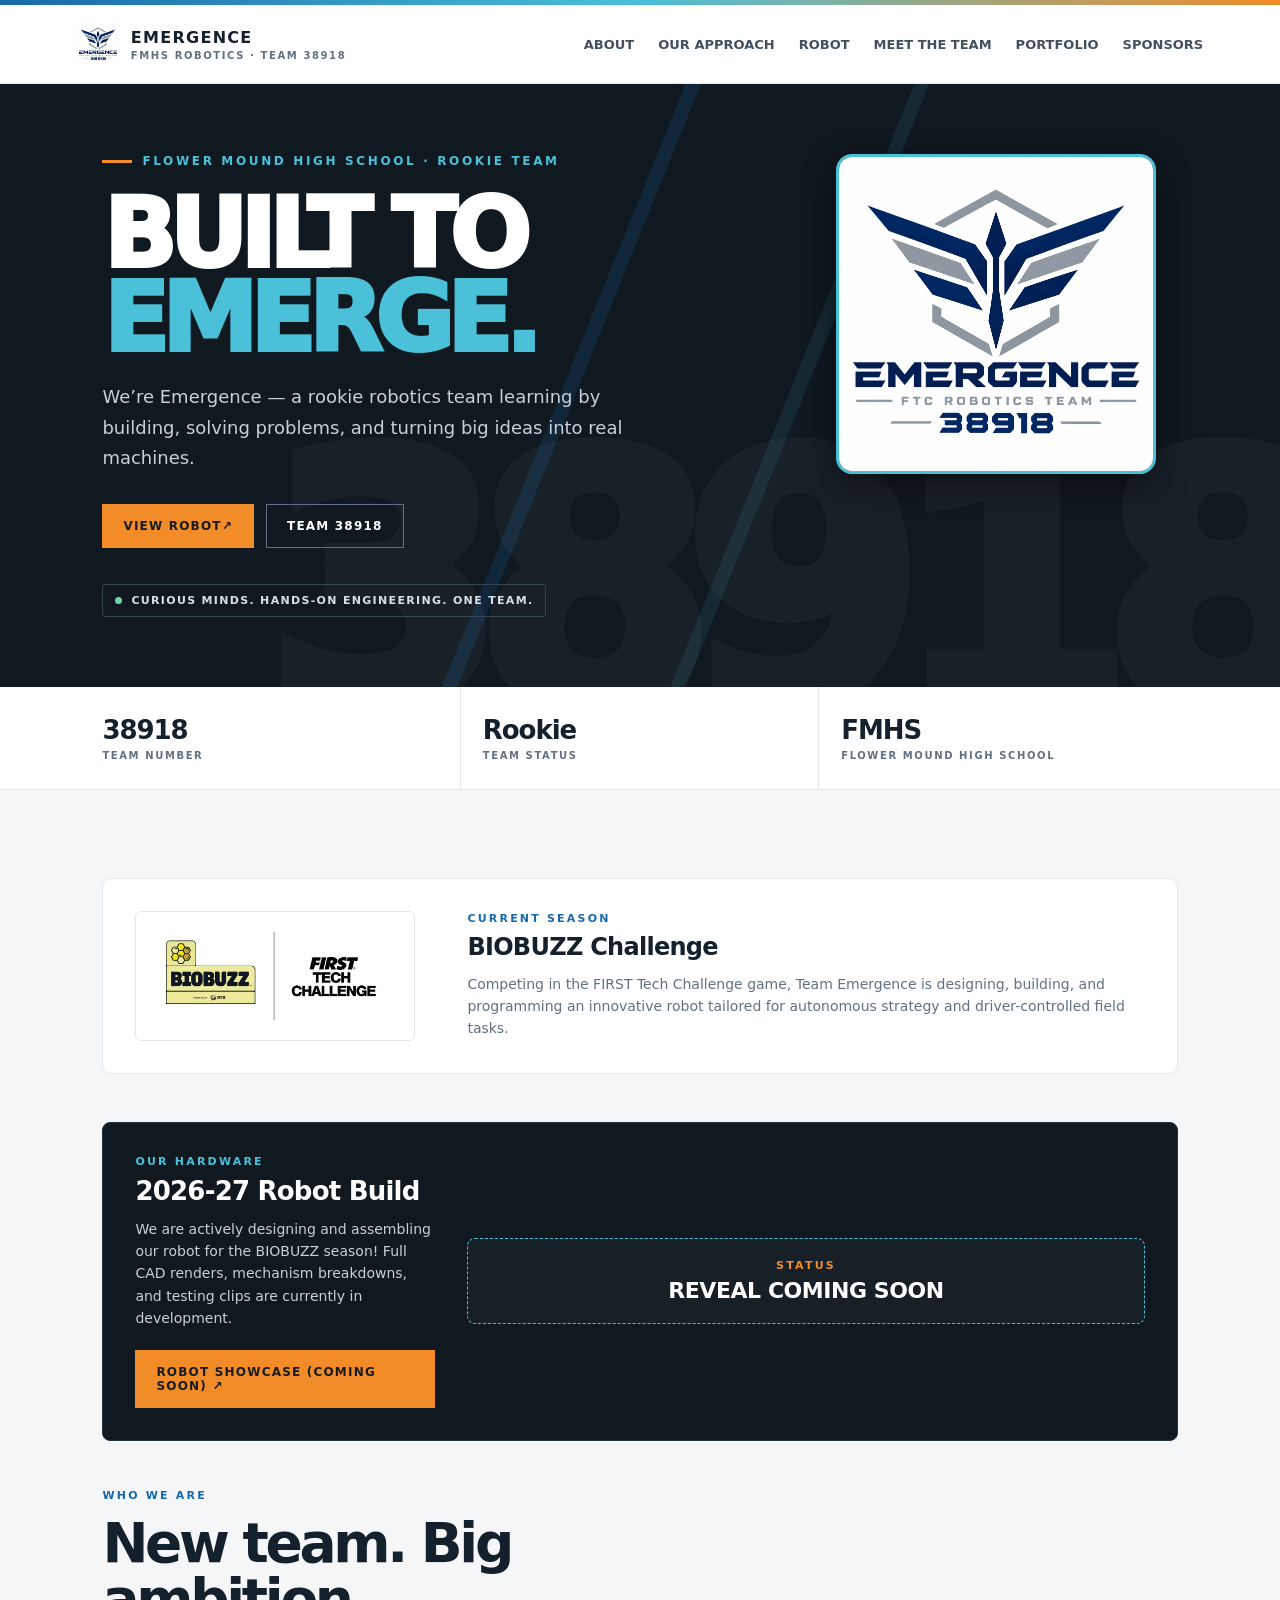
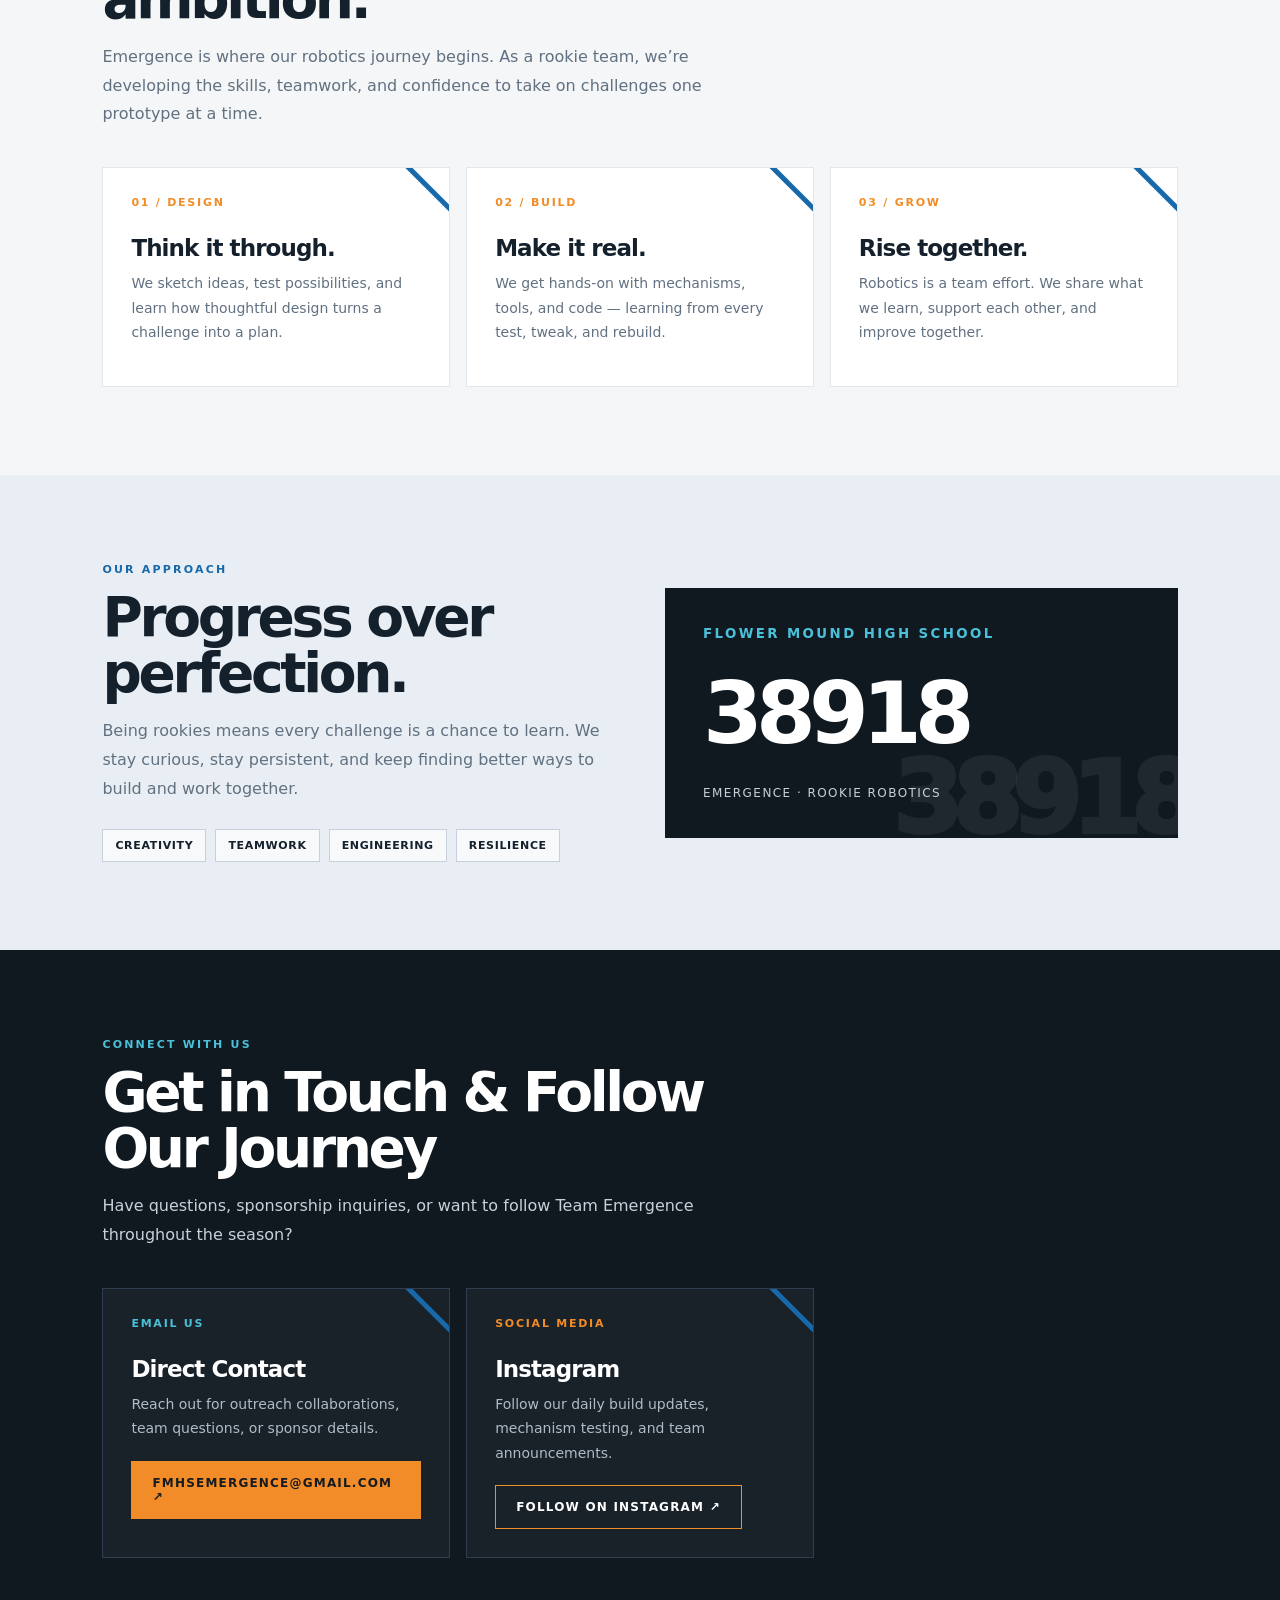
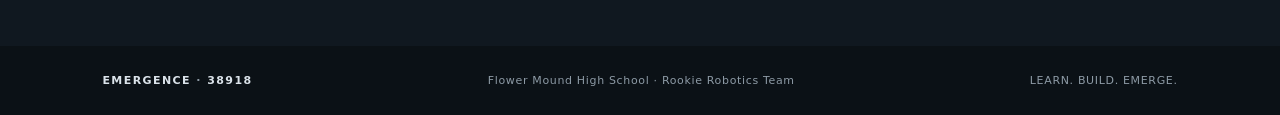
<file: index.html>
<!DOCTYPE html>
<html lang="en">
<head>
<meta charset="UTF-8" />
<meta name="viewport" content="width=device-width, initial-scale=1.0" />
<meta name="theme-color" content="#101820" />
<title>EMERGENCE 38918 | FMHS Robotics</title>
<link rel="stylesheet" href="style.css" />
</head>
<body>
<div class="topline"></div>
<nav class="nav" aria-label="Main navigation">
  <a class="brand" href="#home" onclick="showPage('home', event)">
    <img src="logo.png" alt="Emergence Logo" class="brand-logo" onerror="this.style.display='none'" />
    <span>EMERGENCE<small>FMHS ROBOTICS · TEAM 38918</small></span>
  </a>
  <div class="navlinks">
    <a href="#about" onclick="showPage('home', event)">ABOUT</a>
    <a href="#values" onclick="showPage('home', event)">OUR APPROACH</a>
    <a href="#robot" onclick="showPage('robot', event)">ROBOT</a>
    <a href="#members" onclick="showPage('members', event)">MEET THE TEAM</a>
    <a href="#portfolio" onclick="showPage('portfolio', event)">PORTFOLIO</a>
    <a href="#sponsors" onclick="showPage('sponsors', event)">SPONSORS</a>
  </div>
</nav>

<main>
  <!-- HOME PAGE VIEW -->
  <div id="page-home" class="page-view active">
    <section class="hero" id="home">
      <div class="hero-container">
        <div class="hero-inner">
          <div class="eyebrow">Flower Mound High School · Rookie Team</div>
          <h1>BUILT TO<br><span>EMERGE.</span></h1>
          <p>We’re Emergence — a rookie robotics team learning by building, solving problems, and turning big ideas into real machines.</p>
          <div class="actions">
            <a class="btn btn-primary" href="#robot" onclick="showPage('robot', event)">VIEW ROBOT <span aria-hidden="true">↗</span></a>
            <a class="btn btn-outline" href="#team">TEAM 38918</a>
          </div>
          <div class="hero-tag"><i></i> CURIOUS MINDS. HANDS-ON ENGINEERING. ONE TEAM.</div>
        </div>
        <div class="hero-logo-container">
          <img src="logo.png" alt="Emergence Badge" class="hero-badge-img" onerror="this.style.display='none'" />
        </div>
      </div>
    </section>

    <section class="stats" aria-label="Team facts">
      <div class="stat"><strong>38918</strong><span>Team number</span></div>
      <div class="stat"><strong>Rookie</strong><span>Team status</span></div>
      <div class="stat"><strong>FMHS</strong><span>Flower Mound High School</span></div>
    </section>

    <section class="section" id="about">
      <div class="season-banner">
        <img src="biobuzz_logo.png" alt="FIRST Tech Challenge BIOBUZZ presented by RTX" class="season-logo" />
        <div>
          <div class="kicker">CURRENT SEASON</div>
          <h3 style="font-size:24px; margin:8px 0 12px; letter-spacing:-.03em;">BIOBUZZ Challenge</h3>
          <p style="color:var(--muted); margin:0; line-height:1.6; font-size:14px;">Competing in the FIRST Tech Challenge game, Team Emergence is designing, building, and programming an innovative robot tailored for autonomous strategy and driver-controlled field tasks.</p>
        </div>
      </div>

      <!-- HOMEPAGE ROBOT FEATURE CARD -->
      <div class="season-banner" style="background: var(--navy); color: white; border: 1px solid #233342;">
        <div>
          <div class="kicker" style="color: var(--cyan);">OUR HARDWARE</div>
          <h3 style="font-size:26px; margin:8px 0 12px; letter-spacing:-.03em;">2026-27 Robot Build</h3>
          <p style="color:#c6d1db; margin:0 0 20px; line-height:1.6; font-size:14px;">We are actively designing and assembling our robot for the BIOBUZZ season! Full CAD renders, mechanism breakdowns, and testing clips are currently in development.</p>
          <a class="btn btn-primary" href="#robot" onclick="showPage('robot', event)">ROBOT SHOWCASE (COMING SOON) ↗</a>
        </div>
        <div style="text-align:center; padding: 20px; background: rgba(255,255,255,0.03); border: 1px dashed var(--cyan); border-radius: 8px;">
          <span style="font-size: 11px; font-weight: 900; letter-spacing: .2em; color: var(--orange); display: block; margin-bottom: 6px;">STATUS</span>
          <strong style="font-size: 22px; letter-spacing: -.02em;">REVEAL COMING SOON</strong>
        </div>
      </div>

      <div class="section-head">
        <div class="kicker">Who we are</div>
        <h2>New team. Big ambition.</h2>
        <p>Emergence is where our robotics journey begins. As a rookie team, we’re developing the skills, teamwork, and confidence to take on challenges one prototype at a time.</p>
      </div>
      <div class="cards">
        <article class="card"><div class="card-number">01 / DESIGN</div><h3>Think it through.</h3><p>We sketch ideas, test possibilities, and learn how thoughtful design turns a challenge into a plan.</p></article>
        <article class="card"><div class="card-number">02 / BUILD</div><h3>Make it real.</h3><p>We get hands-on with mechanisms, tools, and code — learning from every test, tweak, and rebuild.</p></article>
        <article class="card"><div class="card-number">03 / GROW</div><h3>Rise together.</h3><p>Robotics is a team effort. We share what we learn, support each other, and improve together.</p></article>
      </div>
    </section>

    <section class="section dark-band" id="values"><div class="section-head">
      <div class="kicker">Our approach</div>
      <h2>Progress over perfection.</h2>
      <p>Being rookies means every challenge is a chance to learn. We stay curious, stay persistent, and keep finding better ways to build and work together.</p>
      <div class="pill-row"><span class="pill">CREATIVITY</span><span class="pill">TEAMWORK</span><span class="pill">ENGINEERING</span><span class="pill">RESILIENCE</span></div>
    </div>
    <div class="number-panel" id="team"><small>FLOWER MOUND HIGH SCHOOL</small><strong>38918</strong><span>Emergence · Rookie Robotics</span></div></section>

    <!-- CONTACT & INSTAGRAM SECTION -->
    <section class="section" style="background: var(--navy); color: white;" id="contact">
      <div class="section-head">
        <div class="kicker" style="color: var(--cyan);">CONNECT WITH US</div>
        <h2 style="color: white;">Get in Touch & Follow Our Journey</h2>
        <p style="color: #c6d1db;">Have questions, sponsorship inquiries, or want to follow Team Emergence throughout the season?</p>
      </div>
      <div class="cards">
        <article class="card" style="background: rgba(255,255,255,0.04); border-color: #2e3e4e; color: white;">
          <div class="card-number" style="color: var(--cyan);">EMAIL US</div>
          <h3 style="color: white;">Direct Contact</h3>
          <p style="color: #aebcc8; margin-bottom: 20px;">Reach out for outreach collaborations, team questions, or sponsor details.</p>
          <a class="btn btn-primary" href="mailto:fmhsemergence@gmail.com">fmhsemergence@gmail.com ↗</a>
        </article>

        <article class="card" style="background: rgba(255,255,255,0.04); border-color: #2e3e4e; color: white;">
          <div class="card-number" style="color: var(--orange);">SOCIAL MEDIA</div>
          <h3 style="color: white;">Instagram</h3>
          <p style="color: #aebcc8; margin-bottom: 20px;">Follow our daily build updates, mechanism testing, and team announcements.</p>
          <a class="btn btn-outline" style="color: white; border-color: var(--orange);" href="YOUR_INSTAGRAM_LINK_HERE" target="_blank" rel="noopener">FOLLOW ON INSTAGRAM ↗</a>
        </article>
      </div>
    </section>
  </div>

  <!-- ROBOT PAGE VIEW -->
  <div id="page-robot" class="page-view">
    <section class="section">
      <div class="section-head">
        <div class="kicker">Robot Showcase</div>
        <h2>Team 38918 Robot</h2>
        <p>Explore our mechanical designs, prototyping iterations, and build progress for the BIOBUZZ season.</p>
        <div style="margin-top: 20px;"><a class="btn btn-outline" style="color:var(--navy); border-color:var(--navy);" href="#" onclick="showPage('home', event)">← Back to Home</a></div>
      </div>
      <div class="cards">
        <article class="card" style="border-top: 4px solid var(--orange);">
          <div class="card-number">COMING SOON</div>
          <h3>Robot Reveal</h3>
          <p>Our final robot build, mechanism breakdowns, and full CAD renders will be showcased here soon as we finish assembly for competition!</p>
        </article>
        <article class="card">
          <div class="card-number">CHASSIS</div>
          <h3>Drive Architecture</h3>
          <p>Details regarding our drivetrain selection, motor configurations, and mobility testing will be posted shortly.</p>
        </article>
        <article class="card">
          <div class="card-number">PROTOTYPES</div>
          <h3>Mechanisms & Intake</h3>
          <p>Coming soon: Documentation of our game piece intake trials, scoring assemblies, and design adjustments.</p>
        </article>
      </div>
    </section>
  </div>

  <!-- MEET EMERGENCE: MEMBERS PAGE VIEW -->
  <div id="page-members" class="page-view">
    <section class="section">
      <div class="section-head">
        <div class="kicker">Team Roster</div>
        <h2>Meet the Members of Emergence</h2>
        <p>Our dedicated crew of builders, programmers, designers, and strategists driving Team 38918 forward.</p>
        <div style="margin-top: 20px;"><a class="btn btn-outline" style="color:var(--navy); border-color:var(--navy);" href="#" onclick="showPage('home', event)">← Back to Home</a></div>
      </div>
      <div class="member-grid">
        <div class="member-card"><div class="member-tag">TEAM MEMBER</div><h3>Ajay Aggarwal</h3><p>CAD, Human Player, Builder</p></div>
        <div class="member-card"><div class="member-tag">TEAM MEMBER</div><h3>Raynash Kakkar</h3><p>CAD, Programmer</p></div>
        <div class="member-card"><div class="member-tag">TEAM MEMBER</div><h3>Kushagra Kumar</h3><p>CAD, Programmer, Website</p></div>
        <div class="member-card"><div class="member-tag">TEAM MEMBER</div><h3>Johnathan Thayil</h3><p>Builder, Website, Human Player</p></div>
        <div class="member-card"><div class="member-tag">TEAM MEMBER</div><h3>Vaishnav Tayi</h3><p>Programmer, CAD</p></div>
        <div class="member-card"><div class="member-tag">TEAM MEMBER</div><h3>Vaishnat Nuni</h3><p>Programmer, Builder</p></div>
        <div class="member-card"><div class="member-tag">TEAM MEMBER</div><h3>Jaehyeon</h3><p>Programmer, CAD</p></div>
        <div class="member-card"><div class="member-tag">TEAM MEMBER</div><h3>Tanay Hatwal</h3><p>Builder, CAD</p></div>
        <div class="member-card"><div class="member-tag">TEAM MEMBER</div><h3>Luke Hahn</h3><p>Programming, Engineering Notebook</p></div>
        <div class="member-card"><div class="member-tag">TEAM MEMBER</div><h3>Vansh Duggal</h3><p>Builder</p></div>
      </div>
    </section>
  </div>

  <!-- ENGINEERING PORTFOLIO PAGE VIEW -->
  <div id="page-portfolio" class="page-view">
    <section class="section">
      <div class="section-head">
        <div class="kicker">Documentation</div>
        <h2>Engineering Portfolio</h2>
        <p>Explore our design process, iteration logs, mechanical schematics, and code architecture for the season.</p>
        <div style="margin-top: 20px;"><a class="btn btn-outline" style="color:var(--navy); border-color:var(--navy);" href="#" onclick="showPage('home', event)">← Back to Home</a></div>
      </div>
      <div class="cards">
        <article class="card"><div class="card-number">DOCUMENT 01</div><h3>Engineering Portfolio (Link Soon)</h3><p>Our team's document that summarizes what we have done throughout the year and what our robot does.</p></article>
      </div>
    </section>
  </div>

  <!-- SPONSORS PAGE VIEW -->
  <div id="page-sponsors" class="page-view">
    <section class="section">
      <div class="section-head">
        <div class="kicker">Our Supporters</div>
        <h2>Thank You, Sponsors</h2>
        <p>Team Emergence is made possible through the generous support of our school, local businesses, and community partners.</p>
        <div style="margin-top: 20px;"><a class="btn btn-outline" style="color:var(--navy); border-color:var(--navy);" href="#" onclick="showPage('home', event)">← Back to Home</a></div>
      </div>
      <div class="cards">
        <article class="card" style="display: flex; flex-direction: column; justify-content: space-between;">
          <div>
            <div class="card-number">COMMUNITY SPONSOR</div>
            <div style="background: #fafbfc; border: 1px solid #e3e8ed; border-radius: 6px; padding: 16px; margin: 16px 0 20px; text-align: center;">
              <img src="dallas3DPrintsLogo.png" alt="Dallas 3D Prints Logo" style="max-width: 100%; height: 90px; object-fit: contain; display: block; margin: 0 auto;" onerror="this.style.display='none'" />
            </div>
            <h3>Dallas 3D Prints</h3>
            <p>Generously supporting Team Emergence with 3D printing resources, rapid prototyping materials, and custom component manufacturing.</p>
          </div>
        </article>

        <article class="card">
          <div class="card-number">TITLE SPONSOR</div>
          <h3>FMHS Boosters</h3>
          <p>Proudly backing Flower Mound High School's newest robotics initiative and providing workspace facilities.</p>
        </article>
        <article class="card">
          <div class="card-number">CONTRIBUTOR</div>
          <h3>Family & Friends</h3>
          <p>Community donations that fund registration fees, raw materials, and competition travel expenses.</p>
        </article>
      </div>
    </section>
  </div>
</main>

<footer class="footer">
  <strong>EMERGENCE <span>·</span> 38918</strong>
  <span>Flower Mound High School · Rookie Robotics Team</span>
  <span>LEARN. BUILD. EMERGE.</span>
</footer>

<script>
function showPage(pageId, e) {
  if (e) {
    e.preventDefault();
  }
  document.querySelectorAll('.page-view').forEach(view => {
    view.classList.remove('active');
  });
  const targetPage = document.getElementById('page-' + pageId);
  if (targetPage) {
    targetPage.classList.add('active');
  }
  window.scrollTo({ top: 0, behavior: 'smooth' });
  return false;
}
</script>
</body>
</html>
</file>
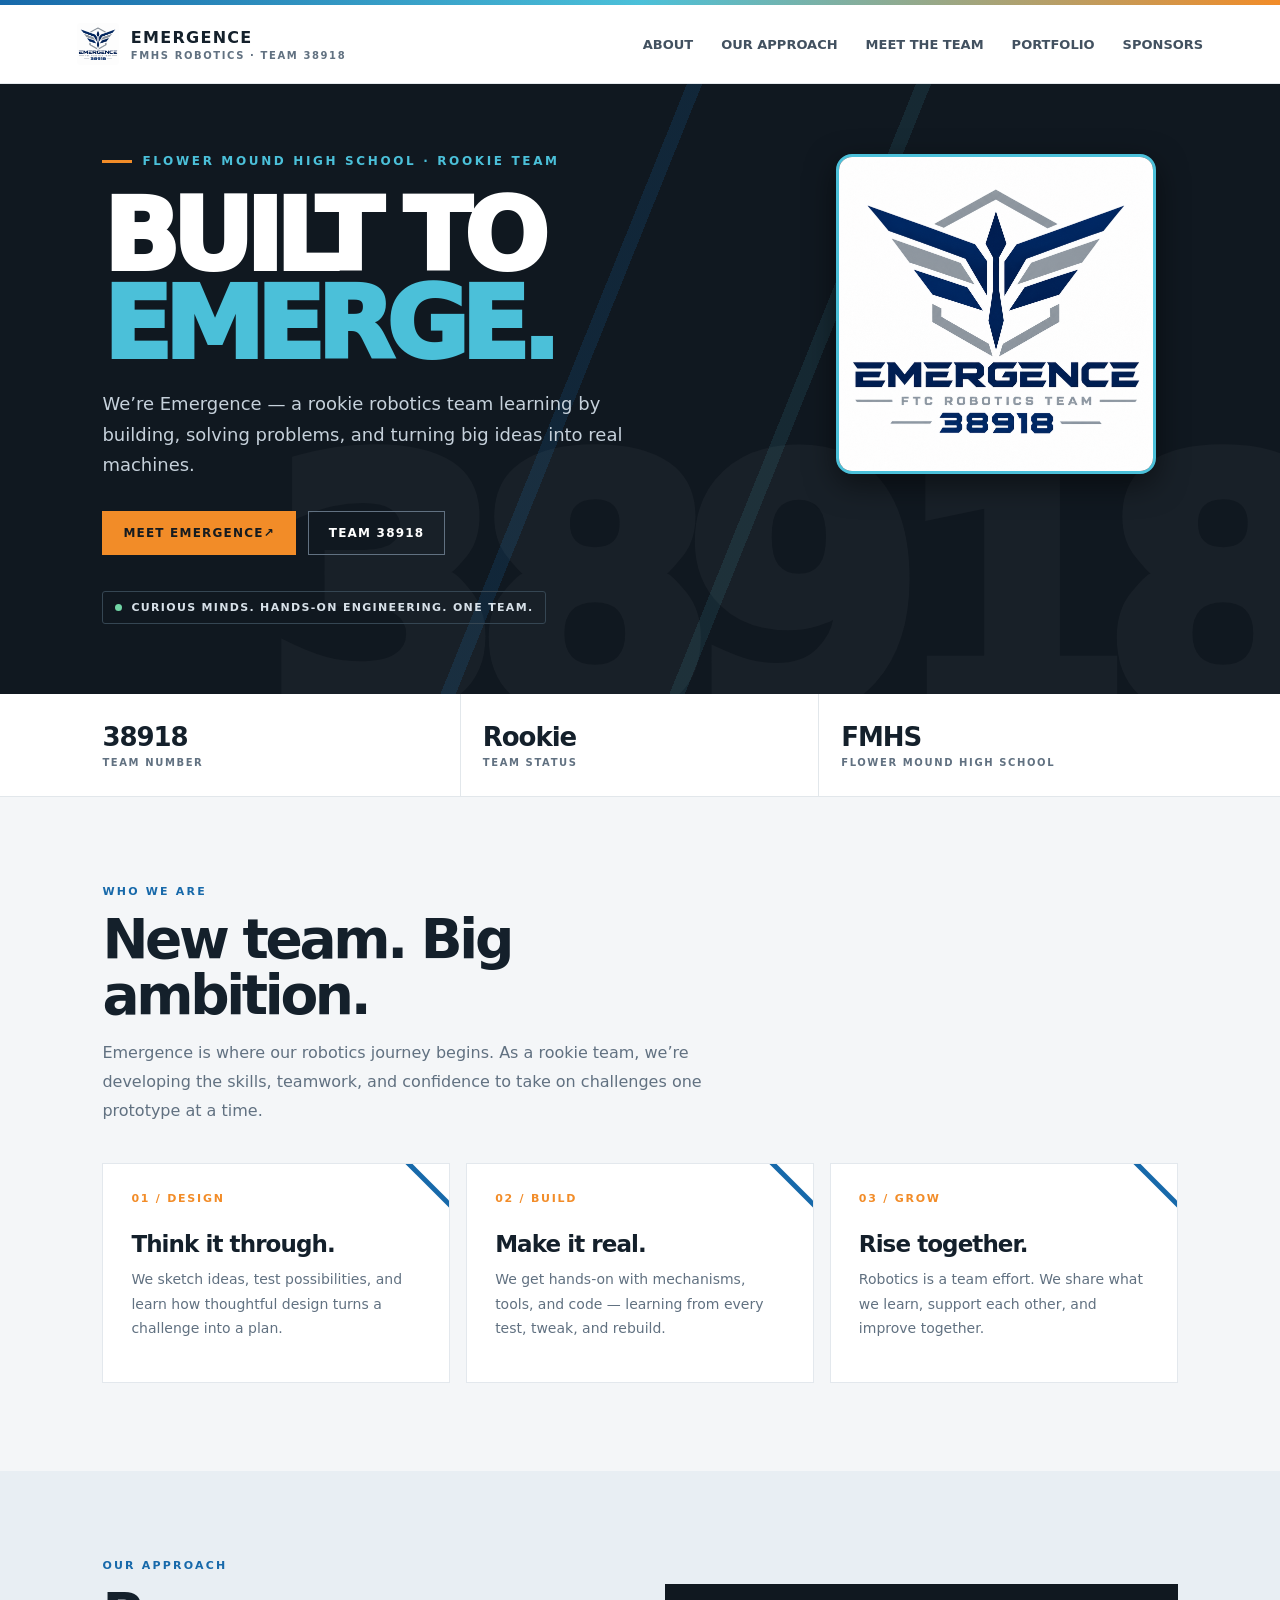
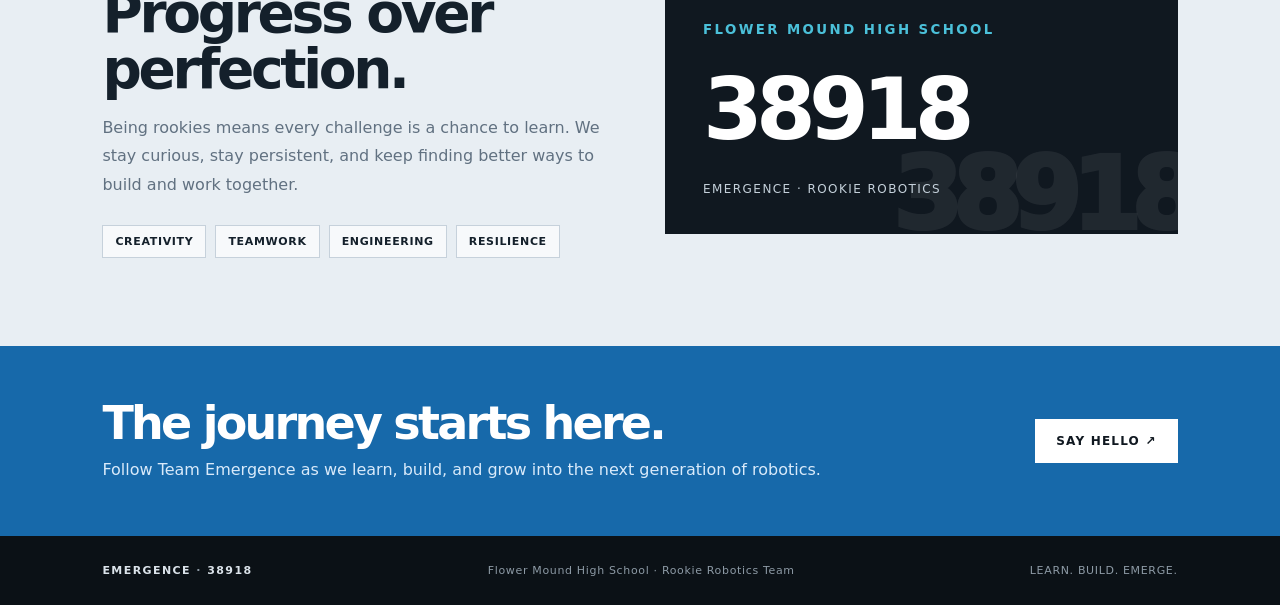
<file: fmhs-emergence.html>
<!DOCTYPE html>
<html lang="en">
<head>
<meta charset="UTF-8" />
<meta name="viewport" content="width=device-width, initial-scale=1.0" />
<meta name="theme-color" content="#101820" />
<title>EMERGENCE 38918 | FMHS Robotics</title>
<style>
:root{--navy:#101820;--blue:#1769aa;--cyan:#4bc0d9;--orange:#f28c28;--paper:#f4f6f8;--ink:#14202b;--muted:#617181}*{box-sizing:border-box}html{scroll-behavior:smooth}body{margin:0;font-family:Inter,ui-sans-serif,system-ui,-apple-system,BlinkMacSystemFont,"Segoe UI",sans-serif;color:var(--ink);background:var(--paper)}a{color:inherit;text-decoration:none}.topline{height:5px;background:linear-gradient(90deg,var(--blue),var(--cyan),var(--orange))}.nav{display:flex;align-items:center;justify-content:space-between;gap:20px;padding:18px clamp(20px,6vw,84px);background:#fff;position:sticky;top:0;z-index:10;border-bottom:1px solid #e5e9ed}.brand{display:flex;align-items:center;gap:12px;font-weight:900;letter-spacing:.08em}.brand-logo{width:42px;height:42px;object-fit:cover;border-radius:4px}.brand small{display:block;color:var(--muted);font-size:10px;letter-spacing:.16em;margin-top:3px}.navlinks{display:flex;gap:28px;font-size:13px;font-weight:750;color:#425160}.navlinks a:hover{color:var(--blue)}.hero{background:var(--navy);color:white;position:relative;overflow:hidden;min-height:590px;display:flex;align-items:center;padding:70px clamp(20px,8vw,120px)}.hero:before{content:"";position:absolute;inset:0;background:linear-gradient(112deg,transparent 45%,rgba(23,105,170,.18) 45%,rgba(23,105,170,.18) 46%,transparent 46%),linear-gradient(112deg,transparent 60%,rgba(75,192,217,.10) 60%,rgba(75,192,217,.10) 61%,transparent 61%);pointer-events:none}.hero:after{content:"38918";position:absolute;right:-25px;bottom:-75px;font-size:clamp(150px,27vw,370px);font-weight:1000;letter-spacing:-.09em;color:rgba(255,255,255,.035);line-height:1;pointer-events:none}.hero-container{position:relative;z-index:1;display:grid;grid-template-columns:1.3fr 0.7fr;gap:40px;align-items:start;width:100%}.hero-inner{max-width:760px}.hero-logo-container{display:flex;justify-content:center;align-items:flex-start;padding-top:0}.hero-badge-img{width:100%;max-width:320px;height:auto;object-fit:cover;border-radius:16px;border:3px solid var(--cyan);box-shadow:0 10px 30px rgba(0,0,0,0.5)}.eyebrow{display:flex;align-items:center;gap:10px;color:var(--cyan);font-weight:850;font-size:12px;letter-spacing:.22em;text-transform:uppercase}.eyebrow:before{content:"";width:30px;height:3px;background:var(--orange)}h1{font-size:clamp(52px,8vw,100px);line-height:.88;letter-spacing:-.075em;margin:25px 0 20px;font-weight:1000}h1 span{display:block;color:var(--cyan)}.hero p{max-width:540px;color:#c6d1db;font-size:18px;line-height:1.7;margin:0 0 30px}.actions{display:flex;gap:12px;flex-wrap:wrap}.btn{display:inline-flex;align-items:center;justify-content:center;padding:14px 20px;font-weight:850;font-size:12px;letter-spacing:.1em;text-transform:uppercase;border:1px solid transparent;transition:transform .2s,background .2s}.btn:hover{transform:translateY(-2px)}.btn-primary{background:var(--orange);color:#151b20}.btn-outline{border-color:#617181;color:white}.hero-tag{display:inline-flex;align-items:center;gap:9px;border:1px solid #354653;border-radius:3px;padding:9px 12px;margin-top:36px;color:#d7e0e8;font-size:11px;letter-spacing:.12em;font-weight:750}.hero-tag i{width:7px;height:7px;background:#71d5a5;border-radius:50%}.stats{display:grid;grid-template-columns:repeat(3,1fr);background:white;padding:0 clamp(20px,8vw,120px);border-bottom:1px solid #e2e7eb}.stat{padding:28px 22px;border-right:1px solid #e2e7eb}.stat:first-child{padding-left:0}.stat:last-child{border:0}.stat strong{display:block;font-size:26px;letter-spacing:-.04em}.stat span{display:block;color:var(--muted);font-size:10px;letter-spacing:.16em;text-transform:uppercase;font-weight:800;margin-top:5px}.section{padding:88px clamp(20px,8vw,120px)}.section-head{max-width:650px;margin-bottom:38px}.kicker{font-size:11px;letter-spacing:.2em;font-weight:900;text-transform:uppercase;color:var(--blue)}h2{font-size:clamp(34px,5vw,55px);letter-spacing:-.06em;line-height:1.02;margin:13px 0 16px}.section-head p{color:var(--muted);line-height:1.8;margin:0}.cards{display:grid;grid-template-columns:repeat(3,1fr);gap:16px}.card{background:white;border:1px solid #e3e8ed;padding:28px;min-height:220px;position:relative;overflow:hidden}.card-number{font-size:11px;font-weight:900;letter-spacing:.16em;color:var(--orange)}.card h3{font-size:23px;letter-spacing:-.04em;margin:26px 0 10px}.card p{color:var(--muted);font-size:14px;line-height:1.75;margin:0}.card:after{content:"";position:absolute;width:75px;height:5px;background:var(--blue);right:-22px;top:22px;transform:rotate(45deg)}.dark-band{background:#e8eef3;display:grid;grid-template-columns:1fr 1fr;gap:50px;align-items:center}.dark-band .section-head{margin:0}.pill-row{display:flex;flex-wrap:wrap;gap:9px;margin-top:25px}.pill{padding:9px 12px;border:1px solid #c6d1db;background:#f7f9fb;font-size:11px;font-weight:800;letter-spacing:.06em}.number-panel{background:var(--navy);color:white;padding:38px;min-height:250px;display:flex;flex-direction:column;justify-content:space-between;position:relative;overflow:hidden}.number-panel:after{content:"38918";position:absolute;right:-12px;bottom:-20px;font-size:100px;font-weight:1000;letter-spacing:-.1em;color:rgba(255,255,255,.07)}.number-panel small{color:var(--cyan);letter-spacing:.18em;font-weight:900}.number-panel strong{font-size:clamp(52px,8vw,86px);letter-spacing:-.08em;line-height:1;position:relative;z-index:1}.number-panel span{font-size:12px;color:#c4d0da;letter-spacing:.12em;text-transform:uppercase;position:relative;z-index:1}.join{background:var(--blue);color:white;display:flex;justify-content:space-between;align-items:center;gap:25px;padding:54px clamp(20px,8vw,120px)}.join h2{margin:0;font-size:clamp(30px,4vw,46px)}.join p{margin:10px 0 0;color:#d9eafa;line-height:1.6}.join .btn{background:white;color:var(--navy);white-space:nowrap}.footer{background:#0b1116;color:#dbe3ea;padding:28px clamp(20px,8vw,120px);display:flex;justify-content:space-between;gap:18px;align-items:center;font-size:11px;letter-spacing:.06em}.footer strong{letter-spacing:.13em}.footer span{color:#8d9aa5}.page-view{display:none}.page-view.active{display:block}.member-grid{display:grid;grid-template-columns:repeat(auto-fill,minmax(240px,1fr));gap:20px;margin-top:30px}.member-card{background:white;border:1px solid #e3e8ed;padding:24px;border-top:4px solid var(--blue);text-align:left}.member-tag{font-size:10px;font-weight:900;letter-spacing:.16em;color:var(--orange);text-transform:uppercase;margin-bottom:8px}.member-card h3{font-size:18px;letter-spacing:-.03em;margin:0 0 8px;color:var(--navy)}.member-card p{color:var(--muted);font-size:13px;margin:0;line-height:1.5}
@media(max-width:960px){.hero-container{grid-template-columns:1fr}.hero-logo-container{display:none}}
@media(max-width:760px){.nav{padding:14px 20px}.navlinks{gap:12px;font-size:11px}.hero{min-height:540px;padding-top:65px;padding-bottom:65px}.hero p{font-size:16px}.stats{padding:0 20px}.stat{padding:22px 12px}.stat strong{font-size:22px}.stat span{font-size:9px;letter-spacing:.08em}.section{padding:65px 20px}.cards{grid-template-columns:1fr}.card{min-height:180px}.card h3{margin-top:18px}.dark-band{grid-template-columns:1fr;gap:28px}.join{align-items:flex-start;flex-direction:column}.footer{align-items:flex-start;flex-direction:column}}
</style>
</head>
<body>
<div class="topline"></div>
<nav class="nav" aria-label="Main navigation">
  <a class="brand" href="#home" onclick="showPage('home')">
    <img src="logo.png" alt="Emergence Logo" class="brand-logo" />
    <span>EMERGENCE<small>FMHS ROBOTICS · TEAM 38918</small></span>
  </a>
  <div class="navlinks">
    <a href="#about" onclick="showPage('home')">ABOUT</a>
    <a href="#values" onclick="showPage('home')">OUR APPROACH</a>
    <a href="#members" onclick="showPage('members')">MEET THE TEAM</a>
    <a href="#portfolio" onclick="showPage('portfolio')">PORTFOLIO</a>
    <a href="#sponsors" onclick="showPage('sponsors')">SPONSORS</a>
  </div>
</nav>

<main>
  <!-- HOME PAGE VIEW -->
  <div id="page-home" class="page-view active">
    <section class="hero" id="home">
      <div class="hero-container">
        <div class="hero-inner">
          <div class="eyebrow">Flower Mound High School · Rookie Team</div>
          <h1>BUILT TO<br><span>EMERGE.</span></h1>
          <p>We’re Emergence — a rookie robotics team learning by building, solving problems, and turning big ideas into real machines.</p>
          <div class="actions">
            <a class="btn btn-primary" href="#members" onclick="showPage('members')">MEET EMERGENCE <span aria-hidden="true">↗</span></a>
            <a class="btn btn-outline" href="#team">TEAM 38918</a>
          </div>
          <div class="hero-tag"><i></i> CURIOUS MINDS. HANDS-ON ENGINEERING. ONE TEAM.</div>
        </div>
        <div class="hero-logo-container">
          <img src="logo.png" alt="Emergence Badge" class="hero-badge-img" />
        </div>
      </div>
    </section>

    <section class="stats" aria-label="Team facts">
      <div class="stat"><strong>38918</strong><span>Team number</span></div>
      <div class="stat"><strong>Rookie</strong><span>Team status</span></div>
      <div class="stat"><strong>FMHS</strong><span>Flower Mound High School</span></div>
    </section>

    <section class="section" id="about"><div class="section-head">
      <div class="kicker">Who we are</div>
      <h2>New team. Big ambition.</h2>
      <p>Emergence is where our robotics journey begins. As a rookie team, we’re developing the skills, teamwork, and confidence to take on challenges one prototype at a time.</p>
    </div>
    <div class="cards">
      <article class="card"><div class="card-number">01 / DESIGN</div><h3>Think it through.</h3><p>We sketch ideas, test possibilities, and learn how thoughtful design turns a challenge into a plan.</p></article>
      <article class="card"><div class="card-number">02 / BUILD</div><h3>Make it real.</h3><p>We get hands-on with mechanisms, tools, and code — learning from every test, tweak, and rebuild.</p></article>
      <article class="card"><div class="card-number">03 / GROW</div><h3>Rise together.</h3><p>Robotics is a team effort. We share what we learn, support each other, and improve together.</p></article>
    </div></section>

    <section class="section dark-band" id="values"><div class="section-head">
      <div class="kicker">Our approach</div>
      <h2>Progress over perfection.</h2>
      <p>Being rookies means every challenge is a chance to learn. We stay curious, stay persistent, and keep finding better ways to build and work together.</p>
      <div class="pill-row"><span class="pill">CREATIVITY</span><span class="pill">TEAMWORK</span><span class="pill">ENGINEERING</span><span class="pill">RESILIENCE</span></div>
    </div>
    <div class="number-panel" id="team"><small>FLOWER MOUND HIGH SCHOOL</small><strong>38918</strong><span>Emergence · Rookie Robotics</span></div></section>

    <section class="join">
      <div><h2>The journey starts here.</h2><p>Follow Team Emergence as we learn, build, and grow into the next generation of robotics.</p></div>
      <a class="btn" href="mailto:fmhsemergence@gmail.com?subject=Hello%20Emergence%20Team">SAY HELLO ↗</a>
    </section>
  </div>

  <!-- MEET EMERGENCE: MEMBERS PAGE VIEW -->
  <div id="page-members" class="page-view">
    <section class="section">
      <div class="section-head">
        <div class="kicker">Team Roster</div>
        <h2>Meet the Members of Emergence</h2>
        <p>Our dedicated crew of builders, programmers, designers, and strategists driving Team 38918 forward.</p>
        <div style="margin-top: 20px;"><a class="btn btn-outline" style="color:var(--navy); border-color:var(--navy);" href="#" onclick="showPage('home')">← Back to Home</a></div>
      </div>
      <div class="member-grid">
        <div class="member-card"><div class="member-tag">TEAM MEMBER</div><h3>Ajay Aggarwal</h3><p>CAD, Human Player, Builder</p></div>
        <div class="member-card"><div class="member-tag">TEAM MEMBER</div><h3>Raynash Kakkar</h3><p>CAD, Programmer</p></div>
        <div class="member-card"><div class="member-tag">TEAM MEMBER</div><h3>Kushagra Kumar</h3><p>CAD, Programmer, Website</p></div>
        <div class="member-card"><div class="member-tag">TEAM MEMBER</div><h3>Johnathan Thayil</h3><p>Builder, Website, Human Player</p></div>
        <div class="member-card"><div class="member-tag">TEAM MEMBER</div><h3>Vaishnav Tayi</h3><p>Programmer, CAD</p></div>
        <div class="member-card"><div class="member-tag">TEAM MEMBER</div><h3>Vaishnat Nuni</h3><p>Programmer</p></div>
        <div class="member-card"><div class="member-tag">TEAM MEMBER</div><h3>Jaehyeon</h3><p>Programmer</p></div>
        <div class="member-card"><div class="member-tag">TEAM MEMBER</div><h3>Tanay Hatwal</h3><p>Builder, CAD</p></div>
        <div class="member-card"><div class="member-tag">TEAM MEMBER</div><h3>Luke Hahn</h3><p>Builder, Engineering Notebook</p></div>
      </div>
    </section>
  </div>

  <!-- ENGINEERING PORTFOLIO PAGE VIEW -->
  <div id="page-portfolio" class="page-view">
    <section class="section">
      <div class="section-head">
        <div class="kicker">Documentation</div>
        <h2>Engineering Portfolio</h2>
        <p>Explore our design process, iteration logs, mechanical schematics, and code architecture for season 38918.</p>
        <div style="margin-top: 20px;"><a class="btn btn-outline" style="color:var(--navy); border-color:var(--navy);" href="#" onclick="showPage('home')">← Back to Home</a></div>
      </div>
      <div class="cards">
        <article class="card"><div class="card-number">DOCUMENT 01</div><h3>Robot Design Binder</h3><p>Comprehensive breakdown of our CAD models, weight calculations, and drive-base selection criteria.</p></article>
        <article class="card"><div class="card-number">DOCUMENT 02</div><h3>Code & Auton Logic</h3><p>Our control algorithms, sensor integration notes, and autonomous path planning documentation.</p></article>
        <article class="card"><div class="card-number">DOCUMENT 03</div><h3>Iteration & Testing Log</h3><p>Weekly prototype test results, failures, breakthroughs, and performance optimization notes.</p></article>
      </div>
    </section>
  </div>

  <!-- SPONSORS PAGE VIEW -->
  <div id="page-sponsors" class="page-view">
    <section class="section">
      <div class="section-head">
        <div class="kicker">Our Supporters</div>
        <h2>Thank You, Sponsors</h2>
        <p>Team Emergence is made possible through the generous support of our school, local businesses, and community mentors.</p>
        <div style="margin-top: 20px;"><a class="btn btn-outline" style="color:var(--navy); border-color:var(--navy);" href="#" onclick="showPage('home')">← Back to Home</a></div>
      </div>
      <div class="cards">
        <article class="card"><div class="card-number">TITLE SPONSOR</div><h3>FMHS Boosters</h3><p>Proudly backing Flower Mound High School's newest robotics initiative and providing workspace facilities.</p></article>
        <article class="card"><div class="card-number">COMMUNITY PARTNER</div><h3>Local Tech Innovations</h3><p>Supplying hardware components, machining resources, and expert professional mentorship.</p></article>
        <article class="card"><div class="card-number">CONTRIBUTOR</div><h3>Family & Friends</h3><p>Community donations that fund registration fees, raw materials, and competition travel expenses.</p></article>
      </div>
    </section>
  </div>
</main>

<footer class="footer">
  <strong>EMERGENCE <span>·</span> 38918</strong>
  <span>Flower Mound High School · Rookie Robotics Team</span>
  <span>LEARN. BUILD. EMERGE.</span>
</footer>

<script>
function showPage(pageId) {
  document.querySelectorAll('.page-view').forEach(view => {
    view.classList.remove('active');
  });
  document.getElementById('page-' + pageId).classList.add('active');
  window.scrollTo({ top: 0, behavior: 'smooth' });
  return false;
}
</script>
</body>
</html>
</file>
<file: style.css>
:root {
  --navy: #101820;
  --blue: #1769aa;
  --cyan: #4bc0d9;
  --orange: #f28c28;
  --paper: #f4f6f8;
  --ink: #14202b;
  --muted: #617181;
}

#page-sponsors .section {
  position: relative;
}

.sponsors-tech-logo {
  position: absolute;
  top: 45px;
  right: 6.5%;
  width: 180px;
  height: 180px;
  z-index: 2;
}

.sponsors-tech-logo img {
  display: block;
  width: 100%;
  height: 100%;
  object-fit: contain;
}

@media (max-width: 600px) {
  .sponsors-tech-logo {
    top: 20px;
    right: 5%;
    width: 75px;
    height: 75px;
  }
}

* {
  box-sizing: border-box;
}

html {
  scroll-behavior: smooth;
}

body {
  margin: 0;
  font-family: Inter, ui-sans-serif, system-ui, -apple-system, BlinkMacSystemFont, "Segoe UI", sans-serif;
  color: var(--ink);
  background: var(--paper);
}

a {
  color: inherit;
  text-decoration: none;
}

.topline {
  height: 5px;
  background: linear-gradient(90deg, var(--blue), var(--cyan), var(--orange));
}

.nav {
  display: flex;
  align-items: center;
  justify-content: space-between;
  gap: 20px;
  padding: 18px clamp(20px, 6vw, 84px);
  background: #fff;
  position: sticky;
  top: 0;
  z-index: 10;
  border-bottom: 1px solid #e5e9ed;
}

.brand {
  display: flex;
  align-items: center;
  gap: 12px;
  font-weight: 900;
  letter-spacing: .08em;
}

.brand-logo {
  width: 42px;
  height: 42px;
  object-fit: cover;
  border-radius: 4px;
}

.brand small {
  display: block;
  color: var(--muted);
  font-size: 10px;
  letter-spacing: .16em;
  margin-top: 3px;
}

.navlinks {
  display: flex;
  gap: 24px;
  font-size: 13px;
  font-weight: 750;
  color: #425160;
  flex-wrap: wrap;
}

.navlinks a:hover {
  color: var(--blue);
}

.hero {
  background: var(--navy);
  color: white;
  position: relative;
  overflow: hidden;
  min-height: 590px;
  display: flex;
  align-items: center;
  padding: 70px clamp(20px, 8vw, 120px);
}

.hero:before {
  content: "";
  position: absolute;
  inset: 0;
  background: linear-gradient(112deg, transparent 45%, rgba(23,105,170,.18) 45%, rgba(23,105,170,.18) 46%, transparent 46%), linear-gradient(112deg, transparent 60%, rgba(75,192,217,.10) 60%, rgba(75,192,217,.10) 61%, transparent 61%);
  pointer-events: none;
}

.hero:after {
  content: "38918";
  position: absolute;
  right: -25px;
  bottom: -75px;
  font-size: clamp(150px, 27vw, 370px);
  font-weight: 1000;
  letter-spacing: -.09em;
  color: rgba(255,255,255,.035);
  line-height: 1;
  pointer-events: none;
}

.hero-container {
  position: relative;
  z-index: 1;
  display: grid;
  grid-template-columns: 1.3fr 0.7fr;
  gap: 40px;
  align-items: start;
  width: 100%;
}

.hero-inner {
  max-width: 760px;
}

.hero-logo-container {
  display: flex;
  justify-content: center;
  align-items: flex-start;
  padding-top: 0;
}

.hero-badge-img {
  width: 100%;
  max-width: 320px;
  height: auto;
  object-fit: cover;
  border-radius: 16px;
  border: 3px solid var(--cyan);
  box-shadow: 0 10px 30px rgba(0,0,0,0.5);
}

.eyebrow {
  display: flex;
  align-items: center;
  gap: 10px;
  color: var(--cyan);
  font-weight: 850;
  font-size: 12px;
  letter-spacing: .22em;
  text-transform: uppercase;
}

.eyebrow:before {
  content: "";
  width: 30px;
  height: 3px;
  background: var(--orange);
}

h1 {
  font-size: clamp(44px, 7.5vw, 100px);
  line-height: .88;
  letter-spacing: -.075em;
  margin: 25px 0 20px;
  font-weight: 1000;
}

h1 span {
  display: block;
  color: var(--cyan);
}

.hero p {
  max-width: 540px;
  color: #c6d1db;
  font-size: 18px;
  line-height: 1.7;
  margin: 0 0 30px;
}

.actions {
  display: flex;
  gap: 12px;
  flex-wrap: wrap;
}

.btn {
  display: inline-flex;
  align-items: center;
  justify-content: center;
  padding: 14px 20px;
  font-weight: 850;
  font-size: 12px;
  letter-spacing: .1em;
  text-transform: uppercase;
  border: 1px solid transparent;
  transition: transform .2s, background .2s;
}

.btn:hover {
  transform: translateY(-2px);
}

.btn-primary {
  background: var(--orange);
  color: #151b20;
}

.btn-outline {
  border-color: #617181;
  color: white;
}

.hero-tag {
  display: inline-flex;
  align-items: center;
  gap: 9px;
  border: 1px solid #354653;
  border-radius: 3px;
  padding: 9px 12px;
  margin-top: 36px;
  color: #d7e0e8;
  font-size: 11px;
  letter-spacing: .12em;
  font-weight: 750;
}

.hero-tag i {
  width: 7px;
  height: 7px;
  background: #71d5a5;
  border-radius: 50%;
}

.stats {
  display: grid;
  grid-template-columns: repeat(3, 1fr);
  background: white;
  padding: 0 clamp(20px, 8vw, 120px);
  border-bottom: 1px solid #e2e7eb;
}

.stat {
  padding: 28px 22px;
  border-right: 1px solid #e2e7eb;
}

.stat:first-child {
  padding-left: 0;
}

.stat:last-child {
  border: 0;
}

.stat strong {
  display: block;
  font-size: 26px;
  letter-spacing: -.04em;
}

.stat span {
  display: block;
  color: var(--muted);
  font-size: 10px;
  letter-spacing: .16em;
  text-transform: uppercase;
  font-weight: 800;
  margin-top: 5px;
}

.section {
  padding: 88px clamp(20px, 8vw, 120px);
}

.section-head {
  max-width: 650px;
  margin-bottom: 38px;
}

.kicker {
  font-size: 11px;
  letter-spacing: .2em;
  font-weight: 900;
  text-transform: uppercase;
  color: var(--blue);
}

h2 {
  font-size: clamp(34px, 5vw, 55px);
  letter-spacing: -.06em;
  line-height: 1.02;
  margin: 13px 0 16px;
}

.section-head p {
  color: var(--muted);
  line-height: 1.8;
  margin: 0;
}

.cards {
  display: grid;
  grid-template-columns: repeat(3, 1fr);
  gap: 16px;
}

.card {
  background: white;
  border: 1px solid #e3e8ed;
  padding: 28px;
  min-height: 220px;
  position: relative;
  overflow: hidden;
}

.card-number {
  font-size: 11px;
  font-weight: 900;
  letter-spacing: .16em;
  color: var(--orange);
}

.card h3 {
  font-size: 23px;
  letter-spacing: -.04em;
  margin: 26px 0 10px;
}

.card p {
  color: var(--muted);
  font-size: 14px;
  line-height: 1.75;
  margin: 0;
}

.card:after {
  content: "";
  position: absolute;
  width: 75px;
  height: 5px;
  background: var(--blue);
  right: -22px;
  top: 22px;
  transform: rotate(45deg);
}

.season-banner {
  background: white;
  border: 1px solid #e3e8ed;
  border-radius: 8px;
  padding: 32px;
  margin-bottom: 48px;
  display: grid;
  grid-template-columns: 300px 1fr;
  gap: 32px;
  align-items: center;
}

.season-logo {
  width: 100%;
  max-width: 280px;
  height: auto;
  object-fit: contain;
  background: #fff;
  padding: 12px;
  border-radius: 6px;
  border: 1px solid #e2e7eb;
}

.dark-band {
  background: #e8eef3;
  display: grid;
  grid-template-columns: 1fr 1fr;
  gap: 50px;
  align-items: center;
}

.dark-band .section-head {
  margin: 0;
}

.pill-row {
  display: flex;
  flex-wrap: wrap;
  gap: 9px;
  margin-top: 25px;
}

.pill {
  padding: 9px 12px;
  border: 1px solid #c6d1db;
  background: #f7f9fb;
  font-size: 11px;
  font-weight: 800;
  letter-spacing: .06em;
}

.number-panel {
  background: var(--navy);
  color: white;
  padding: 38px;
  min-height: 250px;
  display: flex;
  flex-direction: column;
  justify-content: space-between;
  position: relative;
  overflow: hidden;
}

.number-panel:after {
  content: "38918";
  position: absolute;
  right: -12px;
  bottom: -20px;
  font-size: 100px;
  font-weight: 1000;
  letter-spacing: -.1em;
  color: rgba(255,255,255,.07);
}

.number-panel small {
  color: var(--cyan);
  letter-spacing: .18em;
  font-weight: 900;
}

.number-panel strong {
  font-size: clamp(52px, 8vw, 86px);
  letter-spacing: -.08em;
  line-height: 1;
  position: relative;
  z-index: 1;
}

.number-panel span {
  font-size: 12px;
  color: #c4d0da;
  letter-spacing: .12em;
  text-transform: uppercase;
  position: relative;
  z-index: 1;
}

.join {
  background: var(--blue);
  color: white;
  display: flex;
  justify-content: space-between;
  align-items: center;
  gap: 25px;
  padding: 54px clamp(20px, 8vw, 120px);
}

.join h2 {
  margin: 0;
  font-size: clamp(30px, 4vw, 46px);
}

.join p {
  margin: 10px 0 0;
  color: #d9eafa;
  line-height: 1.6;
}

.join .btn {
  background: white;
  color: var(--navy);
  white-space: nowrap;
}

.footer {
  background: #0b1116;
  color: #dbe3ea;
  padding: 28px clamp(20px, 8vw, 120px);
  display: flex;
  justify-content: space-between;
  gap: 18px;
  align-items: center;
  font-size: 11px;
  letter-spacing: .06em;
}

.footer strong {
  letter-spacing: .13em;
}

.footer span {
  color: #8d9aa5;
}

.page-view {
  display: none;
}

.page-view.active {
  display: block;
}

.member-grid {
  display: grid;
  grid-template-columns: repeat(auto-fill, minmax(240px, 1fr));
  gap: 20px;
  margin-top: 30px;
}

.member-card {
  background: white;
  border: 1px solid #e3e8ed;
  padding: 24px;
  border-top: 4px solid var(--blue);
  text-align: left;
}

.member-tag {
  font-size: 10px;
  font-weight: 900;
  letter-spacing: .16em;
  color: var(--orange);
  text-transform: uppercase;
  margin-bottom: 8px;
}

.member-card h3 {
  font-size: 18px;
  letter-spacing: -.03em;
  margin: 0 0 8px;
  color: var(--navy);
}

.member-card p {
  color: var(--muted);
  font-size: 13px;
  margin: 0;
  line-height: 1.5;
}

/* Mobile Compatibility */
@media (max-width: 960px) {
  .nav {
    flex-direction: column;
    align-items: flex-start;
    gap: 14px;
    padding: 14px 20px;
  }
  .navlinks {
    gap: 16px;
    font-size: 12px;
  }
  .hero-container {
    grid-template-columns: 1fr;
    gap: 30px;
  }
  .hero-logo-container {
    justify-content: flex-start;
  }
  .hero-badge-img {
    max-width: 200px;
  }
  .season-banner {
    grid-template-columns: 1fr;
    gap: 20px;
    text-align: center;
  }
  .season-logo {
    margin: 0 auto;
  }
  .dark-band {
    grid-template-columns: 1fr;
    gap: 28px;
  }
  .cards {
    grid-template-columns: 1fr;
  }
  .stats {
    grid-template-columns: 1fr;
    padding: 0 20px;
  }
  .stat {
    border-right: none;
    border-bottom: 1px solid #e2e7eb;
    padding: 20px 0;
  }
  .stat:last-child {
    border-bottom: none;
  }
}

@media (max-width: 600px) {
  .navlinks {
    gap: 12px;
    font-size: 11px;
  }
  .hero {
    padding: 50px 20px;
    min-height: auto;
  }
  .section {
    padding: 50px 20px;
  }
  .join {
    flex-direction: column;
    align-items: flex-start;
    padding: 40px 20px;
  }
  .footer {
    flex-direction: column;
    align-items: flex-start;
    gap: 10px;
    padding: 24px 20px;
  }
}
</file>
